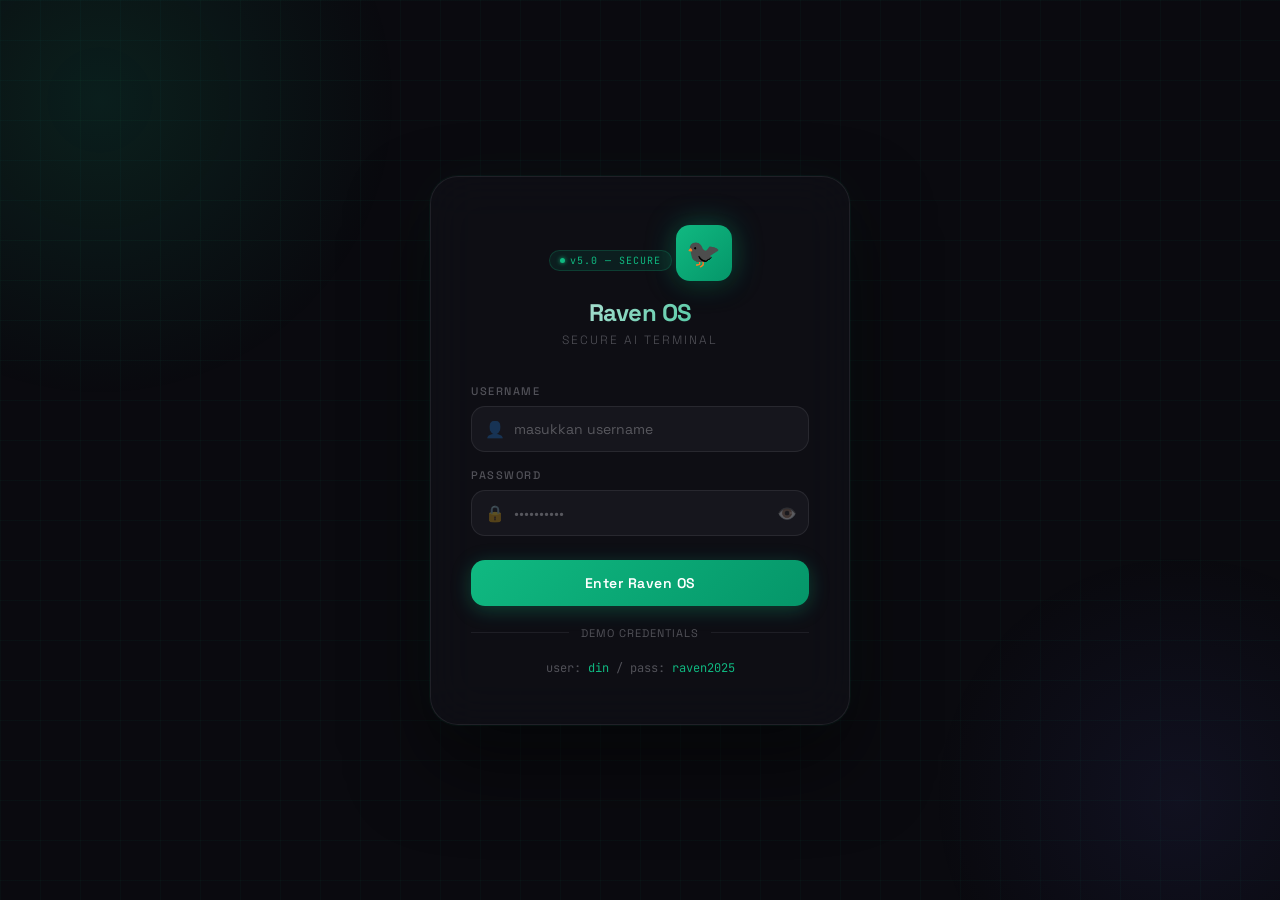
<file: index.html>
<!DOCTYPE html>
<html lang="id">
<head>
  <meta charset="UTF-8">
  <meta name="viewport" content="width=device-width, initial-scale=1.0">
  <title>Raven OS v5.0</title>
  <link rel="stylesheet" href="assets/css/main.css">
</head>
<body>

<div class="app-layout">

  <!-- ── HEADER ── -->
  <header class="app-header">

    <!-- Brand -->
    <div class="header-brand">
      <div class="header-logo">🐦‍⬛</div>
      <div>
        <div class="header-title">Raven<span> OS</span></div>
      </div>
    </div>

    <!-- Status -->
    <div class="header-status">
      <div class="status-dot" id="status-dot"></div>
      <span id="status-text">Online</span>
    </div>

    <!-- Actions -->
    <div class="header-actions">

      <!-- URL Toggle -->
      <button class="icon-btn" id="url-toggle-btn" title="Toggle URL Mode">
        🌐
        <span class="tooltip">URL Mode</span>
      </button>

      <!-- Clear Chat -->
      <button class="icon-btn" id="clear-btn">
        🗑️
        <span class="tooltip">Clear Chat</span>
      </button>

      <!-- Logout -->
      <button class="icon-btn" id="logout-btn">
        🚪
        <span class="tooltip">Logout</span>
      </button>

    </div>
  </header>

  <!-- URL Mode Banner -->
  <div class="url-banner" id="url-banner">
    🌐 <strong>URL Mode Aktif</strong> — Tempel URL dalam pesan untuk scrape kontennya
  </div>

  <!-- ── CHAT AREA ── -->
  <div class="chat-wrapper">
    <div class="chat-messages" id="chat-messages">

      <!-- Welcome screen (hidden setelah ada chat) -->
      <div class="welcome-screen" id="welcome-screen">
        <div class="welcome-icon">🐦‍⬛</div>
        <div class="welcome-title">Halo, <span id="user-display-name">Din</span>!</div>
        <div class="welcome-sub">Raven siap bantu koding, debug, atau ngobrol soal tech. Mau mulai dari mana?</div>

        <div class="welcome-chips">
          <div class="chip">Bantu debug kode ini</div>
          <div class="chip">Buatkan REST API sederhana</div>
          <div class="chip">Jelaskan cara kerja async/await</div>
          <div class="chip">Review kode saya</div>
          <div class="chip">Buat UI glassmorphism</div>
        </div>
      </div>

    </div>
  </div>

  <!-- ── INPUT AREA ── -->
  <div class="input-area">

    <!-- File preview bar -->
    <div class="file-preview-bar" id="file-preview-bar">
      📎
      <span class="file-preview-name" id="file-preview-name">filename.txt</span>
      <button class="file-remove-btn" id="file-remove-btn" onclick="window.FileModule.clear(); document.getElementById('file-preview-bar').classList.remove('show'); document.getElementById('file-input').value='';">✕</button>
    </div>

    <!-- Input row -->
    <div class="input-row">
      <div class="input-actions-left">

        <!-- File attachment button -->
        <label for="file-input" class="input-action-btn" title="Lampirkan file">
          📎
        </label>
        <input type="file" id="file-input" style="display:none"
          accept=".txt,.js,.ts,.jsx,.tsx,.html,.css,.json,.py,.java,.c,.cpp,.cs,.php,.rb,.go,.rs,.sh,.yaml,.yml,.md,.xml,.csv,.png,.jpg,.jpeg,.gif,.webp,.svg">

      </div>

      <!-- Text input -->
      <textarea
        id="chat-input"
        placeholder="Ketik pesan atau tempel URL..."
        rows="1"
      ></textarea>

      <!-- Send button -->
      <button class="send-btn" id="send-btn" title="Kirim (Enter)">
        ➤
      </button>
    </div>

    <div class="input-footer">
      Raven OS v5.0 · Protected by Raven Shield · Shift+Enter untuk baris baru
    </div>
  </div>

</div>

<!-- ── MODALS ── -->

<!-- Clear Chat Modal -->
<div class="modal-overlay" id="clear-modal">
  <div class="modal-card">
    <div class="modal-title">🗑️ Hapus Semua Chat?</div>
    <div class="modal-sub">History chat akan dihapus permanen dari perangkat ini. Percakapan tidak bisa dikembalikan.</div>
    <div class="modal-actions">
      <button class="modal-btn cancel" id="clear-cancel">Batal</button>
      <button class="modal-btn danger" id="clear-confirm">Ya, Hapus</button>
    </div>
  </div>
</div>

<!-- Toast notification -->
<div class="toast" id="toast"></div>

<!-- ── SCRIPTS ── -->
<!-- Load urut: security dulu, lalu auth, features, terakhir core -->
<script src="assets/js/security.js"></script>
<script src="assets/js/auth.js"></script>
<script src="assets/js/features.js"></script>
<script src="assets/js/core.js"></script>
<script>
  // Init app (termasuk auth guard)
  initApp();
</script>

</body>
</html>
</file>
<file: assets/css/main.css>
/* ============================================
   RAVEN OS v5.0 — MAIN STYLESHEET
   Dark Mode · Glassmorphism · Smooth Animations
   ============================================ */

@import url('https://fonts.googleapis.com/css2?family=Space+Grotesk:wght@300;400;500;600;700&family=JetBrains+Mono:wght@300;400;500&display=swap');

/* ── CSS VARIABLES ── */
:root {
  --bg-void: #0a0a0f;
  --bg-surface: #111118;
  --bg-elevated: #1a1a24;
  --glass: rgba(255, 255, 255, 0.04);
  --glass-border: rgba(255, 255, 255, 0.08);
  --glass-hover: rgba(255, 255, 255, 0.07);

  --emerald: #10b981;
  --emerald-glow: rgba(16, 185, 129, 0.4);
  --emerald-dim: rgba(16, 185, 129, 0.15);
  --emerald-dark: #059669;

  --text-primary: #f0f0f5;
  --text-secondary: rgba(240, 240, 245, 0.55);
  --text-muted: rgba(240, 240, 245, 0.3);

  --bubble-user: rgba(16, 185, 129, 0.18);
  --bubble-user-border: rgba(16, 185, 129, 0.35);
  --bubble-bot: #1e1e2a;
  --bubble-bot-border: rgba(255, 255, 255, 0.06);

  --red-danger: #ef4444;
  --yellow-warn: #f59e0b;

  --radius-sm: 8px;
  --radius-md: 14px;
  --radius-lg: 20px;
  --radius-xl: 28px;

  --font-main: 'Space Grotesk', sans-serif;
  --font-mono: 'JetBrains Mono', monospace;

  --transition: all 0.2s cubic-bezier(0.4, 0, 0.2, 1);
  --transition-slow: all 0.4s cubic-bezier(0.4, 0, 0.2, 1);
}

/* ── RESET & BASE ── */
*, *::before, *::after { box-sizing: border-box; margin: 0; padding: 0; }

html { height: 100%; scroll-behavior: smooth; }

body {
  font-family: var(--font-main);
  background: var(--bg-void);
  color: var(--text-primary);
  min-height: 100vh;
  overflow-x: hidden;
  -webkit-font-smoothing: antialiased;
}

/* ── SCROLLBAR ── */
::-webkit-scrollbar { width: 4px; }
::-webkit-scrollbar-track { background: transparent; }
::-webkit-scrollbar-thumb { background: rgba(16, 185, 129, 0.3); border-radius: 2px; }
::-webkit-scrollbar-thumb:hover { background: var(--emerald); }

/* ══════════════════════════════════════
   LOGIN PAGE
══════════════════════════════════════ */

.login-bg {
  min-height: 100vh;
  display: flex;
  align-items: center;
  justify-content: center;
  position: relative;
  background: var(--bg-void);
  overflow: hidden;
}

/* Animated background blobs */
.login-bg::before {
  content: '';
  position: fixed;
  width: 600px; height: 600px;
  background: radial-gradient(circle, rgba(16, 185, 129, 0.12) 0%, transparent 70%);
  top: -200px; left: -200px;
  border-radius: 50%;
  animation: blobFloat 8s ease-in-out infinite alternate;
  pointer-events: none;
}

.login-bg::after {
  content: '';
  position: fixed;
  width: 500px; height: 500px;
  background: radial-gradient(circle, rgba(99, 102, 241, 0.08) 0%, transparent 70%);
  bottom: -150px; right: -150px;
  border-radius: 50%;
  animation: blobFloat 10s ease-in-out infinite alternate-reverse;
  pointer-events: none;
}

@keyframes blobFloat {
  0%   { transform: translate(0, 0) scale(1); }
  100% { transform: translate(40px, 30px) scale(1.08); }
}

/* Grid pattern overlay */
.login-grid {
  position: fixed;
  inset: 0;
  background-image:
    linear-gradient(rgba(16, 185, 129, 0.04) 1px, transparent 1px),
    linear-gradient(90deg, rgba(16, 185, 129, 0.04) 1px, transparent 1px);
  background-size: 40px 40px;
  pointer-events: none;
}

.login-card {
  position: relative;
  z-index: 10;
  width: 100%;
  max-width: 420px;
  margin: 20px;
  background: rgba(17, 17, 24, 0.7);
  border: 1px solid var(--glass-border);
  border-radius: var(--radius-xl);
  padding: 48px 40px;
  backdrop-filter: blur(24px);
  -webkit-backdrop-filter: blur(24px);
  box-shadow:
    0 0 0 1px rgba(16, 185, 129, 0.05),
    0 40px 80px rgba(0, 0, 0, 0.5),
    0 0 60px rgba(16, 185, 129, 0.05);
  animation: cardIn 0.6s cubic-bezier(0.34, 1.56, 0.64, 1) both;
}

@keyframes cardIn {
  from { opacity: 0; transform: translateY(30px) scale(0.95); }
  to   { opacity: 1; transform: translateY(0) scale(1); }
}

/* Logo area */
.login-logo {
  text-align: center;
  margin-bottom: 36px;
}

.login-logo .raven-icon {
  width: 56px; height: 56px;
  background: linear-gradient(135deg, var(--emerald), #059669);
  border-radius: var(--radius-md);
  display: inline-flex;
  align-items: center;
  justify-content: center;
  font-size: 28px;
  margin-bottom: 16px;
  box-shadow: 0 0 30px var(--emerald-glow), 0 8px 20px rgba(0,0,0,0.3);
  animation: iconPulse 3s ease-in-out infinite;
}

@keyframes iconPulse {
  0%, 100% { box-shadow: 0 0 30px var(--emerald-glow), 0 8px 20px rgba(0,0,0,0.3); }
  50%       { box-shadow: 0 0 50px rgba(16, 185, 129, 0.6), 0 8px 20px rgba(0,0,0,0.3); }
}

.login-logo h1 {
  font-size: 24px;
  font-weight: 700;
  letter-spacing: -0.5px;
  background: linear-gradient(135deg, var(--text-primary) 0%, var(--emerald) 100%);
  -webkit-background-clip: text;
  -webkit-text-fill-color: transparent;
  background-clip: text;
}

.login-logo p {
  font-size: 12px;
  color: var(--text-muted);
  letter-spacing: 2px;
  text-transform: uppercase;
  margin-top: 4px;
  font-weight: 300;
}

/* Form fields */
.field-group {
  margin-bottom: 16px;
}

.field-label {
  display: block;
  font-size: 11px;
  font-weight: 500;
  color: var(--text-muted);
  letter-spacing: 1.5px;
  text-transform: uppercase;
  margin-bottom: 8px;
}

.field-wrap {
  position: relative;
}

.field-icon {
  position: absolute;
  left: 14px;
  top: 50%;
  transform: translateY(-50%);
  color: var(--text-muted);
  font-size: 16px;
  transition: var(--transition);
  pointer-events: none;
}

.field-input {
  width: 100%;
  background: rgba(255, 255, 255, 0.04);
  border: 1px solid rgba(255, 255, 255, 0.08);
  border-radius: var(--radius-md);
  padding: 13px 14px 13px 42px;
  color: var(--text-primary);
  font-family: var(--font-main);
  font-size: 14px;
  outline: none;
  transition: var(--transition);
}

.field-input::placeholder { color: var(--text-muted); }

.field-input:focus {
  border-color: rgba(16, 185, 129, 0.5);
  background: rgba(16, 185, 129, 0.05);
  box-shadow: 0 0 0 3px rgba(16, 185, 129, 0.1), 0 0 20px rgba(16, 185, 129, 0.05);
}

.field-input:focus + .field-icon,
.field-wrap:focus-within .field-icon { color: var(--emerald); }

.login-btn {
  width: 100%;
  background: linear-gradient(135deg, var(--emerald), var(--emerald-dark));
  border: none;
  border-radius: var(--radius-md);
  padding: 14px;
  color: #fff;
  font-family: var(--font-main);
  font-size: 14px;
  font-weight: 600;
  letter-spacing: 0.5px;
  cursor: pointer;
  margin-top: 8px;
  position: relative;
  overflow: hidden;
  transition: var(--transition);
  box-shadow: 0 4px 20px rgba(16, 185, 129, 0.3);
}

.login-btn::before {
  content: '';
  position: absolute;
  inset: 0;
  background: linear-gradient(135deg, rgba(255,255,255,0.15), transparent);
  opacity: 0;
  transition: var(--transition);
}

.login-btn:hover {
  transform: translateY(-1px);
  box-shadow: 0 8px 30px rgba(16, 185, 129, 0.5);
}

.login-btn:hover::before { opacity: 1; }

.login-btn:active { transform: translateY(0); }

.login-btn .btn-shine {
  position: absolute;
  top: 0; left: -100%;
  width: 60%;
  height: 100%;
  background: linear-gradient(90deg, transparent, rgba(255,255,255,0.2), transparent);
  animation: btnShine 3s ease-in-out infinite;
}

@keyframes btnShine {
  0%   { left: -100%; }
  50%  { left: 150%; }
  100% { left: 150%; }
}

.login-error {
  background: rgba(239, 68, 68, 0.1);
  border: 1px solid rgba(239, 68, 68, 0.3);
  border-radius: var(--radius-sm);
  padding: 10px 14px;
  color: #fca5a5;
  font-size: 13px;
  margin-bottom: 16px;
  display: none;
  animation: shake 0.4s ease;
}

.login-error.show { display: block; }

@keyframes shake {
  0%, 100% { transform: translateX(0); }
  20%, 60% { transform: translateX(-6px); }
  40%, 80% { transform: translateX(6px); }
}

.login-hint {
  text-align: center;
  margin-top: 20px;
  font-size: 12px;
  color: var(--text-muted);
  font-family: var(--font-mono);
}

.login-hint span { color: var(--emerald); }


/* ══════════════════════════════════════
   MAIN APP LAYOUT
══════════════════════════════════════ */

.app-layout {
  display: flex;
  flex-direction: column;
  height: 100vh;
  background: var(--bg-void);
  position: relative;
}

/* Ambient background */
.app-layout::before {
  content: '';
  position: fixed;
  width: 800px; height: 800px;
  background: radial-gradient(circle, rgba(16, 185, 129, 0.06) 0%, transparent 65%);
  top: -300px; right: -300px;
  border-radius: 50%;
  pointer-events: none;
  z-index: 0;
}

/* ── HEADER ── */
.app-header {
  position: sticky;
  top: 0;
  z-index: 100;
  display: flex;
  align-items: center;
  justify-content: space-between;
  padding: 0 20px;
  height: 60px;
  background: rgba(10, 10, 15, 0.8);
  border-bottom: 1px solid rgba(255,255,255,0.06);
  backdrop-filter: blur(20px);
  -webkit-backdrop-filter: blur(20px);
}

.header-brand {
  display: flex;
  align-items: center;
  gap: 10px;
}

.header-logo {
  width: 32px; height: 32px;
  background: linear-gradient(135deg, var(--emerald), #059669);
  border-radius: 8px;
  display: flex;
  align-items: center;
  justify-content: center;
  font-size: 16px;
  box-shadow: 0 0 15px rgba(16, 185, 129, 0.4);
}

.header-title {
  font-size: 15px;
  font-weight: 700;
  letter-spacing: -0.3px;
}

.header-title span {
  color: var(--emerald);
}

.header-status {
  display: flex;
  align-items: center;
  gap: 6px;
  font-size: 11px;
  color: var(--text-secondary);
}

.status-dot {
  width: 7px; height: 7px;
  background: var(--emerald);
  border-radius: 50%;
  box-shadow: 0 0 6px var(--emerald);
  animation: statusPulse 2s ease-in-out infinite;
}

.status-dot.typing {
  background: var(--yellow-warn);
  box-shadow: 0 0 6px var(--yellow-warn);
  animation: none;
}

@keyframes statusPulse {
  0%, 100% { opacity: 1; }
  50%       { opacity: 0.4; }
}

#status-text { transition: var(--transition); }

.header-actions {
  display: flex;
  align-items: center;
  gap: 6px;
}

.icon-btn {
  width: 36px; height: 36px;
  background: var(--glass);
  border: 1px solid var(--glass-border);
  border-radius: var(--radius-sm);
  display: flex;
  align-items: center;
  justify-content: center;
  color: var(--text-secondary);
  cursor: pointer;
  font-size: 15px;
  transition: var(--transition);
  position: relative;
}

.icon-btn:hover {
  background: var(--glass-hover);
  color: var(--text-primary);
  border-color: rgba(255,255,255,0.15);
}

.icon-btn.active {
  background: var(--emerald-dim);
  border-color: rgba(16, 185, 129, 0.4);
  color: var(--emerald);
  box-shadow: 0 0 12px rgba(16, 185, 129, 0.2);
}

.icon-btn .tooltip {
  position: absolute;
  bottom: -30px;
  left: 50%;
  transform: translateX(-50%);
  background: rgba(0,0,0,0.8);
  border: 1px solid rgba(255,255,255,0.1);
  border-radius: 4px;
  padding: 3px 8px;
  font-size: 10px;
  white-space: nowrap;
  opacity: 0;
  pointer-events: none;
  transition: var(--transition);
  z-index: 999;
}

.icon-btn:hover .tooltip { opacity: 1; }

/* URL Mode Banner */
.url-banner {
  background: rgba(16, 185, 129, 0.08);
  border-bottom: 1px solid rgba(16, 185, 129, 0.2);
  padding: 8px 20px;
  font-size: 12px;
  color: var(--emerald);
  display: none;
  align-items: center;
  gap: 8px;
}

.url-banner.show { display: flex; }

/* ── CHAT AREA ── */
.chat-wrapper {
  flex: 1;
  overflow: hidden;
  display: flex;
  flex-direction: column;
  position: relative;
  z-index: 1;
}

.chat-messages {
  flex: 1;
  overflow-y: auto;
  padding: 24px 20px;
  display: flex;
  flex-direction: column;
  gap: 16px;
}

/* Welcome screen */
.welcome-screen {
  flex: 1;
  display: flex;
  flex-direction: column;
  align-items: center;
  justify-content: center;
  text-align: center;
  padding: 40px 20px;
  gap: 12px;
}

.welcome-icon {
  font-size: 48px;
  margin-bottom: 8px;
  filter: drop-shadow(0 0 20px rgba(16, 185, 129, 0.5));
  animation: welcomeFloat 4s ease-in-out infinite;
}

@keyframes welcomeFloat {
  0%, 100% { transform: translateY(0); }
  50%       { transform: translateY(-8px); }
}

.welcome-title {
  font-size: 22px;
  font-weight: 700;
  background: linear-gradient(135deg, var(--text-primary) 0%, var(--emerald) 100%);
  -webkit-background-clip: text;
  -webkit-text-fill-color: transparent;
  background-clip: text;
}

.welcome-sub {
  font-size: 14px;
  color: var(--text-secondary);
  max-width: 280px;
  line-height: 1.6;
}

.welcome-chips {
  display: flex;
  flex-wrap: wrap;
  gap: 8px;
  justify-content: center;
  margin-top: 8px;
}

.chip {
  background: var(--glass);
  border: 1px solid var(--glass-border);
  border-radius: 100px;
  padding: 6px 14px;
  font-size: 12px;
  color: var(--text-secondary);
  cursor: pointer;
  transition: var(--transition);
}

.chip:hover {
  background: var(--emerald-dim);
  border-color: rgba(16, 185, 129, 0.4);
  color: var(--emerald);
}

/* ── BUBBLES ── */
.msg-row {
  display: flex;
  gap: 10px;
  animation: msgIn 0.3s cubic-bezier(0.34, 1.56, 0.64, 1) both;
}

.msg-row.user { flex-direction: row-reverse; }

@keyframes msgIn {
  from { opacity: 0; transform: translateY(10px) scale(0.97); }
  to   { opacity: 1; transform: translateY(0) scale(1); }
}

.msg-avatar {
  width: 32px; height: 32px;
  border-radius: 10px;
  display: flex;
  align-items: center;
  justify-content: center;
  font-size: 14px;
  flex-shrink: 0;
  align-self: flex-end;
}

.msg-row.user .msg-avatar {
  background: linear-gradient(135deg, var(--emerald), var(--emerald-dark));
  box-shadow: 0 0 12px rgba(16, 185, 129, 0.3);
}

.msg-row.bot .msg-avatar {
  background: var(--bg-elevated);
  border: 1px solid var(--glass-border);
}

.bubble {
  max-width: calc(100% - 100px);
  padding: 12px 16px;
  border-radius: var(--radius-lg);
  font-size: 14px;
  line-height: 1.65;
  position: relative;
  word-break: break-word;
}

.msg-row.user .bubble {
  background: var(--bubble-user);
  border: 1px solid var(--bubble-user-border);
  border-bottom-right-radius: 4px;
  color: var(--text-primary);
}

.msg-row.bot .bubble {
  background: var(--bubble-bot);
  border: 1px solid var(--bubble-bot-border);
  border-bottom-left-radius: 4px;
  color: var(--text-primary);
}

/* Code blocks inside bubbles */
.bubble pre {
  background: rgba(0,0,0,0.4);
  border: 1px solid rgba(255,255,255,0.07);
  border-radius: var(--radius-sm);
  padding: 12px;
  overflow-x: auto;
  margin: 8px 0;
  font-family: var(--font-mono);
  font-size: 12px;
  line-height: 1.5;
}

.bubble code {
  font-family: var(--font-mono);
  font-size: 12px;
  background: rgba(255,255,255,0.07);
  padding: 1px 5px;
  border-radius: 4px;
}

.bubble pre code {
  background: none;
  padding: 0;
}

/* Image preview in chat */
.bubble-img {
  max-width: 220px;
  border-radius: var(--radius-md);
  margin-top: 8px;
  display: block;
  border: 1px solid var(--glass-border);
}

.msg-time {
  font-size: 10px;
  color: var(--text-muted);
  margin-top: 4px;
  font-family: var(--font-mono);
}

.msg-row.user .msg-time { text-align: right; }

/* Typing indicator */
.typing-indicator {
  display: flex;
  gap: 4px;
  padding: 4px 2px;
  align-items: center;
}

.typing-indicator span {
  width: 7px; height: 7px;
  background: var(--emerald);
  border-radius: 50%;
  opacity: 0.3;
  animation: typingDot 1.2s ease-in-out infinite;
}

.typing-indicator span:nth-child(2) { animation-delay: 0.2s; }
.typing-indicator span:nth-child(3) { animation-delay: 0.4s; }

@keyframes typingDot {
  0%, 80%, 100% { opacity: 0.3; transform: scale(1); }
  40%            { opacity: 1;   transform: scale(1.3); }
}

/* Security warning bubble */
.bubble.blocked {
  background: rgba(239, 68, 68, 0.08);
  border-color: rgba(239, 68, 68, 0.25);
  color: #fca5a5;
}

.bubble.blocked::before {
  content: '🛡️ ';
}

/* ── INPUT AREA ── */
.input-area {
  padding: 16px 20px 20px;
  background: rgba(10, 10, 15, 0.9);
  border-top: 1px solid rgba(255,255,255,0.05);
  backdrop-filter: blur(20px);
  -webkit-backdrop-filter: blur(20px);
}

.file-preview-bar {
  display: none;
  align-items: center;
  gap: 8px;
  background: var(--glass);
  border: 1px solid var(--glass-border);
  border-radius: var(--radius-sm);
  padding: 8px 12px;
  margin-bottom: 10px;
  font-size: 12px;
  color: var(--text-secondary);
}

.file-preview-bar.show { display: flex; }
.file-preview-name { flex: 1; color: var(--emerald); font-family: var(--font-mono); }

.file-remove-btn {
  background: none;
  border: none;
  color: var(--text-muted);
  cursor: pointer;
  font-size: 14px;
  padding: 0;
  transition: var(--transition);
}

.file-remove-btn:hover { color: var(--red-danger); }

.input-row {
  display: flex;
  align-items: flex-end;
  gap: 10px;
  background: rgba(255,255,255,0.04);
  border: 1px solid rgba(255,255,255,0.08);
  border-radius: var(--radius-lg);
  padding: 10px 12px;
  transition: var(--transition);
}

.input-row:focus-within {
  border-color: rgba(16, 185, 129, 0.4);
  background: rgba(16, 185, 129, 0.03);
  box-shadow: 0 0 0 3px rgba(16, 185, 129, 0.08);
}

.input-actions-left {
  display: flex;
  gap: 4px;
  padding-bottom: 2px;
}

.input-action-btn {
  width: 30px; height: 30px;
  background: none;
  border: none;
  color: var(--text-muted);
  cursor: pointer;
  border-radius: 6px;
  display: flex;
  align-items: center;
  justify-content: center;
  font-size: 16px;
  transition: var(--transition);
}

.input-action-btn:hover { color: var(--emerald); background: var(--emerald-dim); }

#chat-input {
  flex: 1;
  background: none;
  border: none;
  outline: none;
  color: var(--text-primary);
  font-family: var(--font-main);
  font-size: 14px;
  line-height: 1.5;
  resize: none;
  max-height: 140px;
  overflow-y: auto;
  padding: 2px 0;
}

#chat-input::placeholder { color: var(--text-muted); }

.send-btn {
  width: 34px; height: 34px;
  background: linear-gradient(135deg, var(--emerald), var(--emerald-dark));
  border: none;
  border-radius: 10px;
  display: flex;
  align-items: center;
  justify-content: center;
  color: white;
  cursor: pointer;
  font-size: 16px;
  transition: var(--transition);
  flex-shrink: 0;
  box-shadow: 0 2px 10px rgba(16, 185, 129, 0.3);
}

.send-btn:hover { transform: scale(1.05); box-shadow: 0 4px 16px rgba(16, 185, 129, 0.5); }
.send-btn:active { transform: scale(0.95); }
.send-btn:disabled { opacity: 0.4; cursor: not-allowed; transform: none; }

.input-footer {
  text-align: center;
  font-size: 10px;
  color: var(--text-muted);
  margin-top: 8px;
  font-family: var(--font-mono);
}

/* ── MODALS / OVERLAYS ── */
.modal-overlay {
  position: fixed;
  inset: 0;
  background: rgba(0,0,0,0.7);
  backdrop-filter: blur(8px);
  -webkit-backdrop-filter: blur(8px);
  z-index: 500;
  display: none;
  align-items: center;
  justify-content: center;
}

.modal-overlay.show { display: flex; }

.modal-card {
  background: var(--bg-elevated);
  border: 1px solid var(--glass-border);
  border-radius: var(--radius-xl);
  padding: 28px;
  width: 90%;
  max-width: 360px;
  animation: modalIn 0.25s cubic-bezier(0.34, 1.56, 0.64, 1) both;
}

@keyframes modalIn {
  from { opacity: 0; transform: scale(0.92); }
  to   { opacity: 1; transform: scale(1); }
}

.modal-title {
  font-size: 16px;
  font-weight: 700;
  margin-bottom: 6px;
}

.modal-sub {
  font-size: 13px;
  color: var(--text-secondary);
  margin-bottom: 20px;
  line-height: 1.5;
}

.modal-actions {
  display: flex;
  gap: 10px;
}

.modal-btn {
  flex: 1;
  padding: 10px;
  border-radius: var(--radius-sm);
  font-family: var(--font-main);
  font-size: 13px;
  font-weight: 600;
  cursor: pointer;
  border: none;
  transition: var(--transition);
}

.modal-btn.cancel {
  background: var(--glass);
  border: 1px solid var(--glass-border);
  color: var(--text-secondary);
}

.modal-btn.cancel:hover { background: var(--glass-hover); color: var(--text-primary); }

.modal-btn.danger {
  background: rgba(239, 68, 68, 0.2);
  border: 1px solid rgba(239, 68, 68, 0.4);
  color: #fca5a5;
}

.modal-btn.danger:hover { background: rgba(239, 68, 68, 0.3);
</file>
